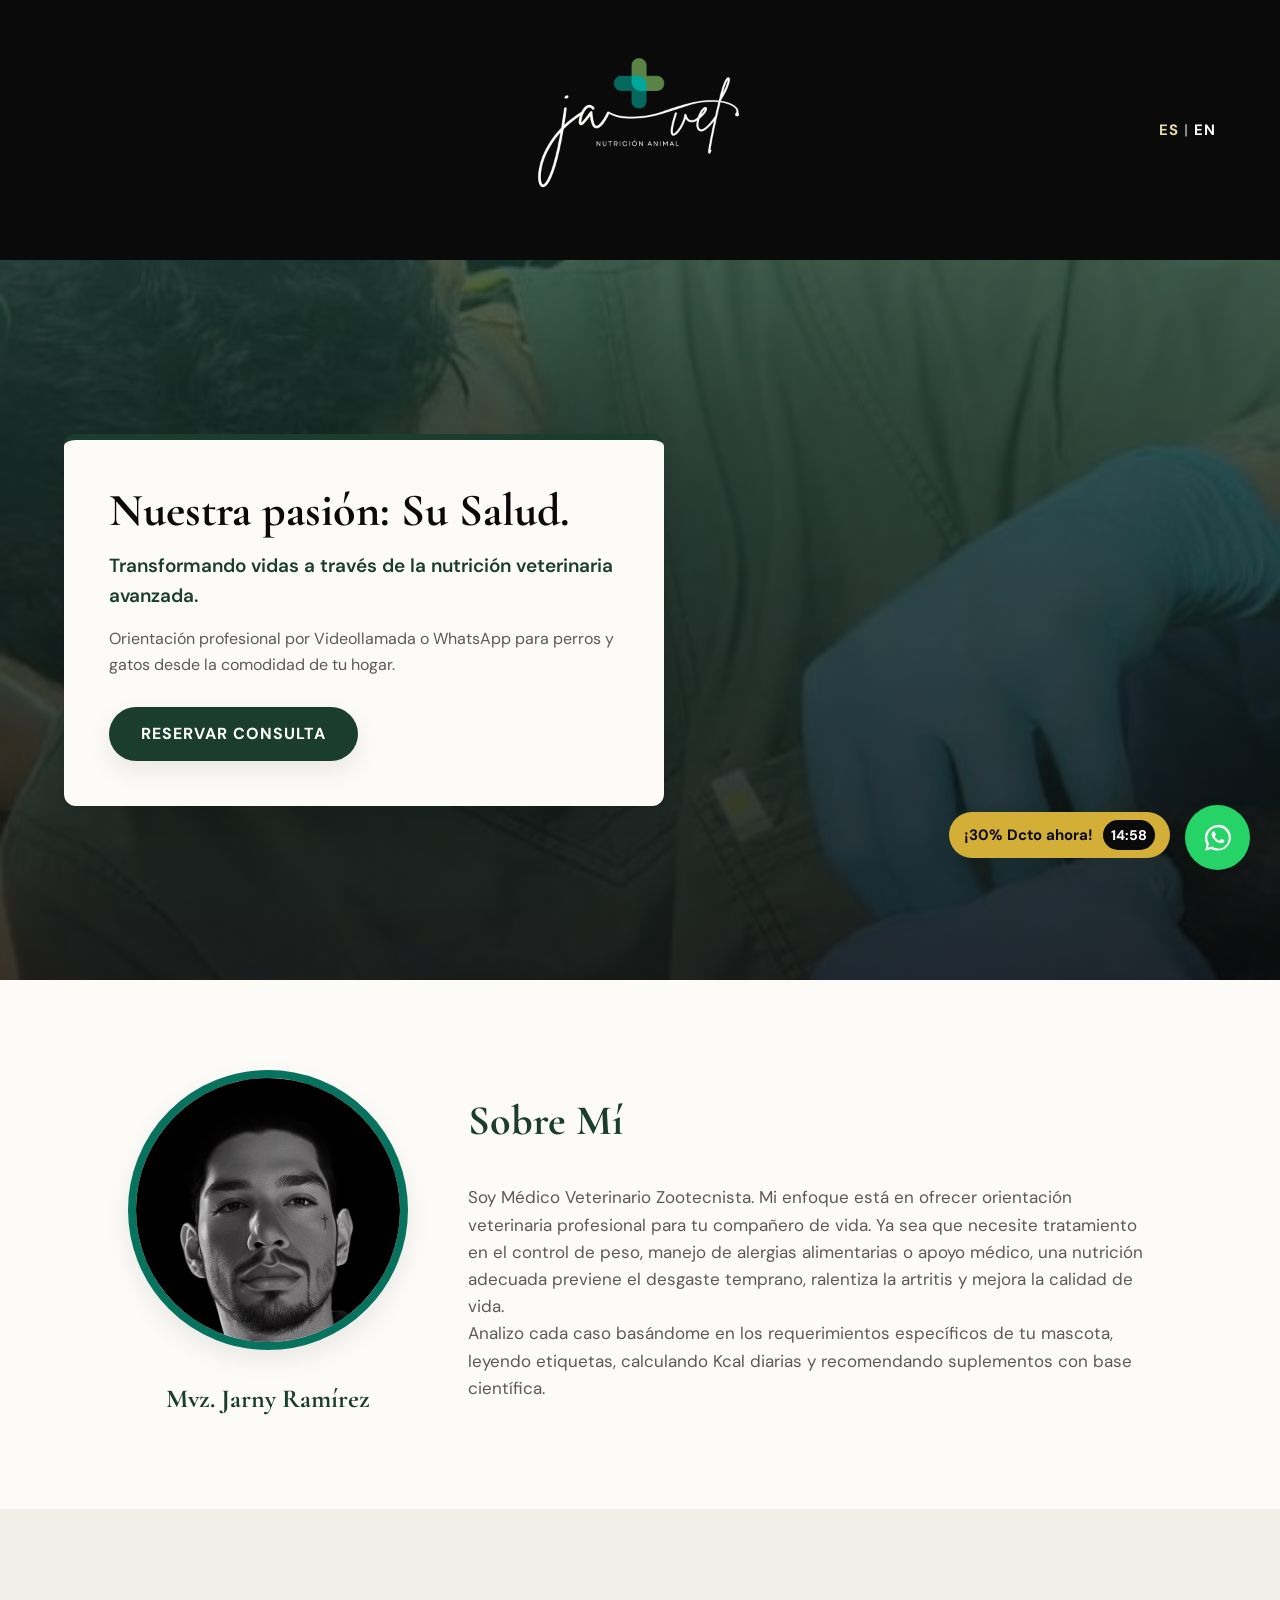
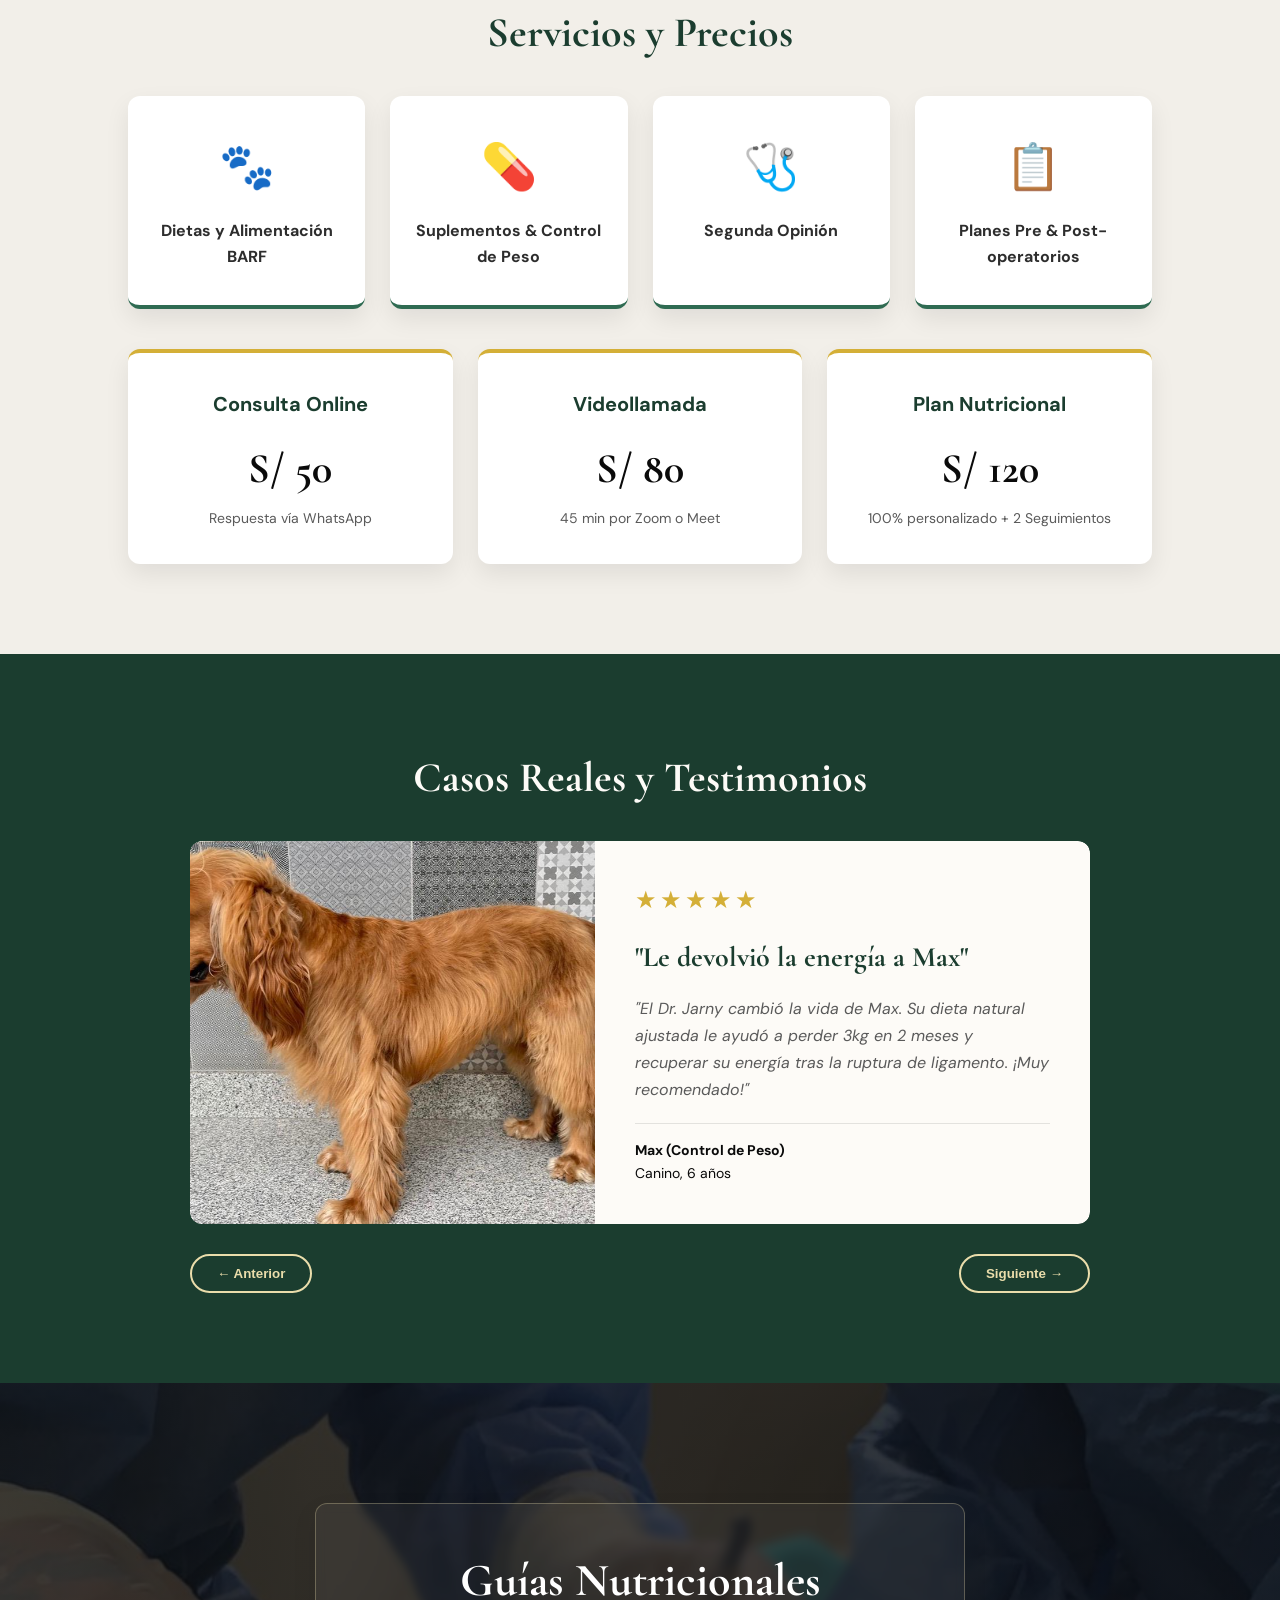
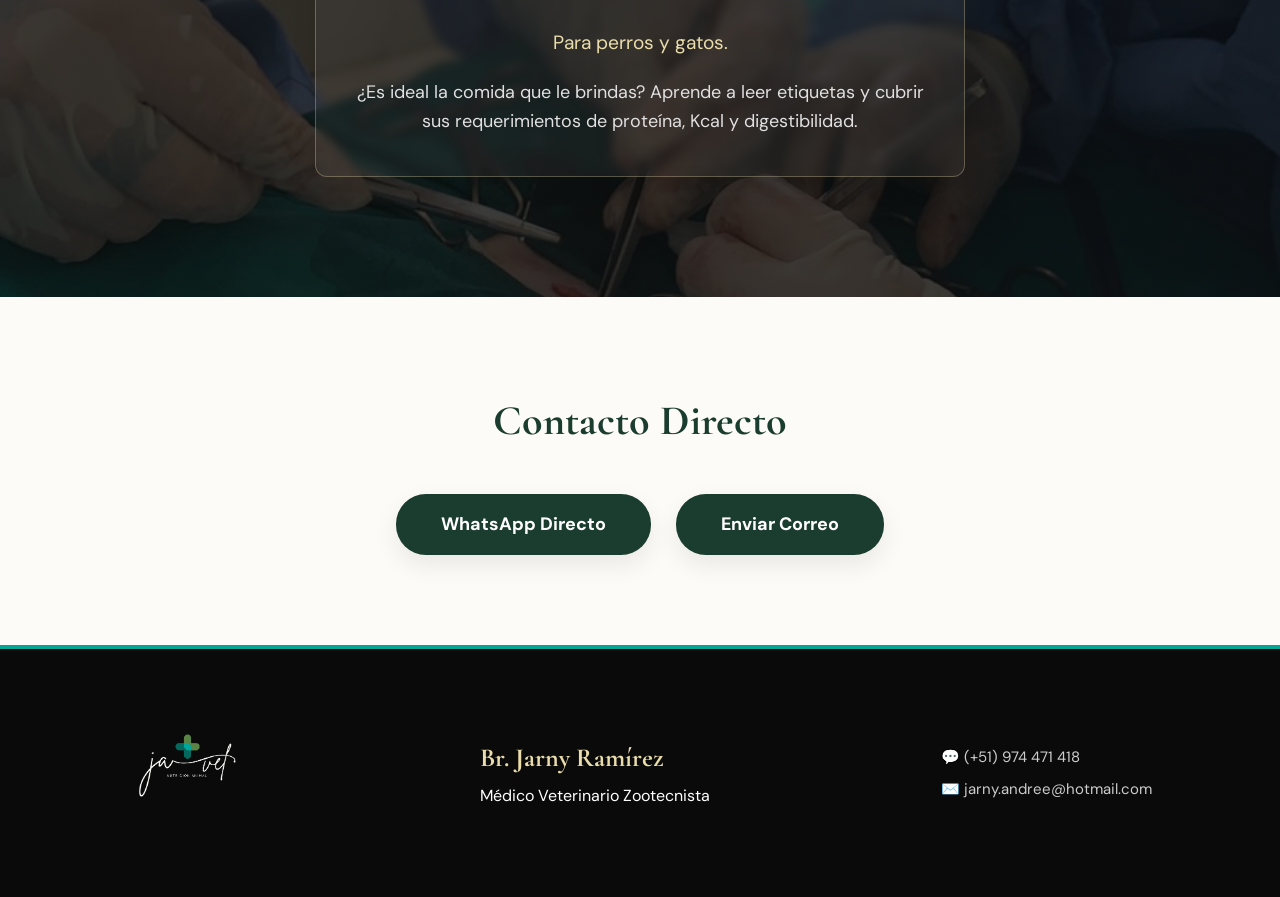
<file: index.html>
<!DOCTYPE html>
<html lang="es">
<head>
  <meta charset="UTF-8">
  <meta name="viewport" content="width=device-width, initial-scale=1.0">
  <title>JarVet — Nutrición Veterinaria Avanzada | Mvz. Jarny Ramírez</title>
  <link href="https://fonts.googleapis.com/css2?family=Cormorant+Garamond:ital,wght@0,400;0,600;1,400&family=DM+Sans:wght@300;400;500;700&display=swap" rel="stylesheet">
  <link rel="stylesheet" href="styles.css">
</head>
<body>

  <!-- NAVEGACIÓN (Logo centrado y switch de idiomas) -->
  <nav class="navbar">
    <img src="logo.png" alt="JarVet Logo" class="brand-logo">
    <div class="lang-switch">
      <span class="active">ES</span> | <a href="index-en.html">EN</a>
    </div>
  </nav>

  <header class="hero-section">
    <div class="hero-card shadow-effect">
      <h1 class="hero-title">Nuestra pasión: Su Salud.</h1>
      <h2 class="hero-subtitle">Transformando vidas a través de la nutrición veterinaria avanzada.</h2>
      <p class="hero-text">Orientación profesional por Videollamada o WhatsApp para perros y gatos desde la comodidad de tu hogar.</p>
      <a href="https://wa.me/51974471418?text=Hola%20Dr.%20Jarny%2C%20visit%C3%A9%20tu%20p%C3%A1gina%20web%20y%20quiero%20informaci%C3%B3n%20para%20agendar%20una%20consulta%20veterinaria.%20%F0%9F%90%BE" class="btn-green shadow-effect" target="_blank">RESERVAR CONSULTA</a>
    </div>
  </header>

  <section id="sobre-mi" class="about-section">
    <div class="about-image-container">
      <img src="foto mi perfil.jpg" alt="Mvz. Jarny Ramírez" class="about-img shadow-effect">
      <h3 class="about-name">Mvz. Jarny Ramírez</h3>
    </div>
    <div class="about-text">
      <h2 class="section-title">Sobre Mí</h2>
      <p>Soy Médico Veterinario Zootecnista. Mi enfoque está en ofrecer orientación veterinaria profesional para tu compañero de vida. Ya sea que necesite tratamiento en el control de peso, manejo de alergias alimentarias o apoyo médico, una nutrición adecuada previene el desgaste temprano, ralentiza la artritis y mejora la calidad de vida.</p>
      <p>Analizo cada caso basándome en los requerimientos específicos de tu mascota, leyendo etiquetas, calculando Kcal diarias y recomendando suplementos con base científica.</p>
    </div>
  </section>

  <section id="servicios" class="services-section">
    <h2 class="section-title text-center">Servicios y Precios</h2>
    
    <div class="services-grid">
      <div class="service-card shadow-effect">
        <span class="service-icon">🐾</span>
        <h4>Dietas y Alimentación BARF</h4>
      </div>
      <div class="service-card shadow-effect">
        <span class="service-icon">💊</span>
        <h4>Suplementos & Control de Peso</h4>
      </div>
      <div class="service-card shadow-effect">
        <span class="service-icon">🩺</span>
        <h4>Segunda Opinión</h4>
      </div>
      <div class="service-card shadow-effect">
        <span class="service-icon">📋</span>
        <h4>Planes Pre & Post-operatorios</h4>
      </div>
    </div>

    <div class="pricing-grid mt-4">
      <div class="pricing-card shadow-effect">
        <h4>Consulta Online</h4>
        <p class="price">S/ 50</p>
        <p class="price-desc">Respuesta vía WhatsApp</p>
      </div>
      <div class="pricing-card shadow-effect">
        <h4>Videollamada</h4>
        <p class="price">S/ 80</p>
        <p class="price-desc">45 min por Zoom o Meet</p>
      </div>
      <div class="pricing-card shadow-effect">
        <h4>Plan Nutricional</h4>
        <p class="price">S/ 120</p>
        <p class="price-desc">100% personalizado + 2 Seguimientos</p>
      </div>
    </div>
  </section>

  <section id="casos" class="cases-section">
    <h2 class="section-title text-center" style="color: var(--crema);">Casos Reales y Testimonios</h2>
    
    <div class="carousel-container">
      <div class="carousel-slides">
        
        <div class="case-card active shadow-effect">
          <div class="case-image-wrapper">
            <img src="foto-perro-1.jpg" alt="Caso Max" class="case-img">
          </div>
          <div class="case-info">
            <div class="stars">★★★★★</div>
            <h3>"Le devolvió la energía a Max"</h3>
            <p class="testimonial-text">"El Dr. Jarny cambió la vida de Max. Su dieta natural ajustada le ayudó a perder 3kg en 2 meses y recuperar su energía tras la ruptura de ligamento. ¡Muy recomendado!"</p>
            <p class="case-details"><strong>Max (Control de Peso)</strong><br>Canino, 6 años</p>
          </div>
        </div>

        <div class="case-card shadow-effect">
          <div class="case-image-wrapper">
            <img src="foto-gato-1.jpg" alt="Caso Luna" class="case-img">
          </div>
          <div class="case-info">
            <div class="stars">★★★★★</div>
            <h3>"Adiós a la alergia"</h3>
            <p class="testimonial-text">"Luna sufría de dermatitis crónica y se rascaba todo el día. Con la transición a la dieta hipoalergénica natural guiada por el doctor, su piel sanó por completo."</p>
            <p class="case-details"><strong>Luna (Alergia Alimentaria)</strong><br>Felino, 3 años</p>
          </div>
        </div>

      </div>
      
      <div class="carousel-controls">
        <button id="prev-case" class="btn-outline">← Anterior</button>
        <button id="next-case" class="btn-outline">Siguiente →</button>
      </div>
    </div>
  </section>

  <section id="guias" class="guides-section">
    <div class="guides-card shadow-effect">
      <h2>Guías Nutricionales</h2>
      <p style="font-size: 1.2rem; color: var(--dorado-claro);">Para perros y gatos.</p>
      <p class="guides-sub">¿Es ideal la comida que le brindas? Aprende a leer etiquetas y cubrir sus requerimientos de proteína, Kcal y digestibilidad.</p>
    </div>
  </section>

  <section id="contacto" class="contact-section">
    <h2 class="section-title text-center">Contacto Directo</h2>
    <div class="contact-buttons">
      <a href="https://wa.me/51974471418?text=Hola%20Dr.%20Jarny%2C%20visit%C3%A9%20tu%20p%C3%A1gina%20web%20y%20quiero%20informaci%C3%B3n%20para%20agendar%20una%20consulta%20veterinaria.%20%F0%9F%90%BE" class="btn-green-large shadow-effect" target="_blank">WhatsApp Directo</a>
      <a href="mailto:jarny.andree@hotmail.com" class="btn-green-large shadow-effect">Enviar Correo</a>
    </div>
  </section>

  <footer class="footer-section">
    <div class="footer-logo">
      <img src="logo.png" alt="JarVet" class="footer-logo-img">
    </div>
    <div class="footer-info">
      <h4>Br. Jarny Ramírez</h4>
      <p>Médico Veterinario Zootecnista</p>
    </div>
    <div class="footer-contact">
      <p>💬 (+51) 974 471 418</p>
      <p>✉️ jarny.andree@hotmail.com</p>
    </div>
  </footer>

  <!-- PROMOCIÓN CON CONTADOR -->
  <div class="promo-float shadow-effect" onclick="window.open('https://wa.me/51974471418?text=Hola%20Dr.%20Jarny%2C%20vengo%20por%20la%20promoci%C3%B3n%20del%2030%25%20de%20descuento%20para%20la%20consulta%20de%20mi%20mascota.%20%F0%9F%90%BE', '_blank')">
    <span class="promo-text">¡30% Dcto ahora!</span>
    <span class="promo-timer" id="timer">15:00</span>
  </div>

  <!-- WHATSAPP FLOTANTE -->
  <a href="https://wa.me/51974471418?text=Hola%20Dr.%20Jarny%2C%20visit%C3%A9%20tu%20p%C3%A1gina%20web%20y%20quiero%20informaci%C3%B3n%20para%20agendar%20una%20consulta%20veterinaria.%20%F0%9F%90%BE" class="whatsapp-float shadow-effect" target="_blank">
    <svg viewBox="0 0 32 32" width="30" height="30" fill="white"><path d="M16 2.006C8.28 2.006 2 8.286 2 16.006c0 2.46.64 4.86 1.86 6.96L2.3 29.506l6.74-1.76c2.04 1.1 4.34 1.68 6.7 1.68 7.72 0 14-6.28 14-14s-6.28-14-13.74-13.42zM16 26.886c-2.08 0-4.12-.56-5.92-1.62l-.42-.24-4.4 1.14 1.16-4.28-.26-.42A11.376 11.376 0 014.54 16.006c0-6.32 5.14-11.46 11.46-11.46s11.46 5.14 11.46 11.46-5.14 11.46-11.46 11.46zm6.26-8.58c-.34-.18-2.02-1-2.34-1.12-.32-.12-.56-.18-.78.16-.22.34-.88 1.12-1.08 1.34-.2.22-.4.24-.74.06-.34-.18-1.44-.54-2.74-1.7-1.02-.9-1.7-2.02-1.9-2.36-.2-.34-.02-.52.14-.7.16-.16.34-.4.52-.6.18-.2.24-.34.36-.56.12-.22.06-.42-.02-.6-.08-.18-.78-1.88-1.08-2.58-.28-.68-.58-.58-.78-.6-.2-.02-.42-.02-.64-.02-.22 0-.58.08-.88.42-.3.34-1.16 1.14-1.16 2.78 0 1.64 1.18 3.22 1.34 3.44.16.22 2.34 3.58 5.68 5.02.8.34 1.42.54 1.9.7.8.26 1.52.22 2.1.14.64-.1 2.02-.82 2.3-1.62.28-.8.28-1.48.2-1.62-.1-.14-.32-.22-.66-.4z"/></svg>
  </a>

  <script src="script.js"></script>
</body>
</html>
</file>
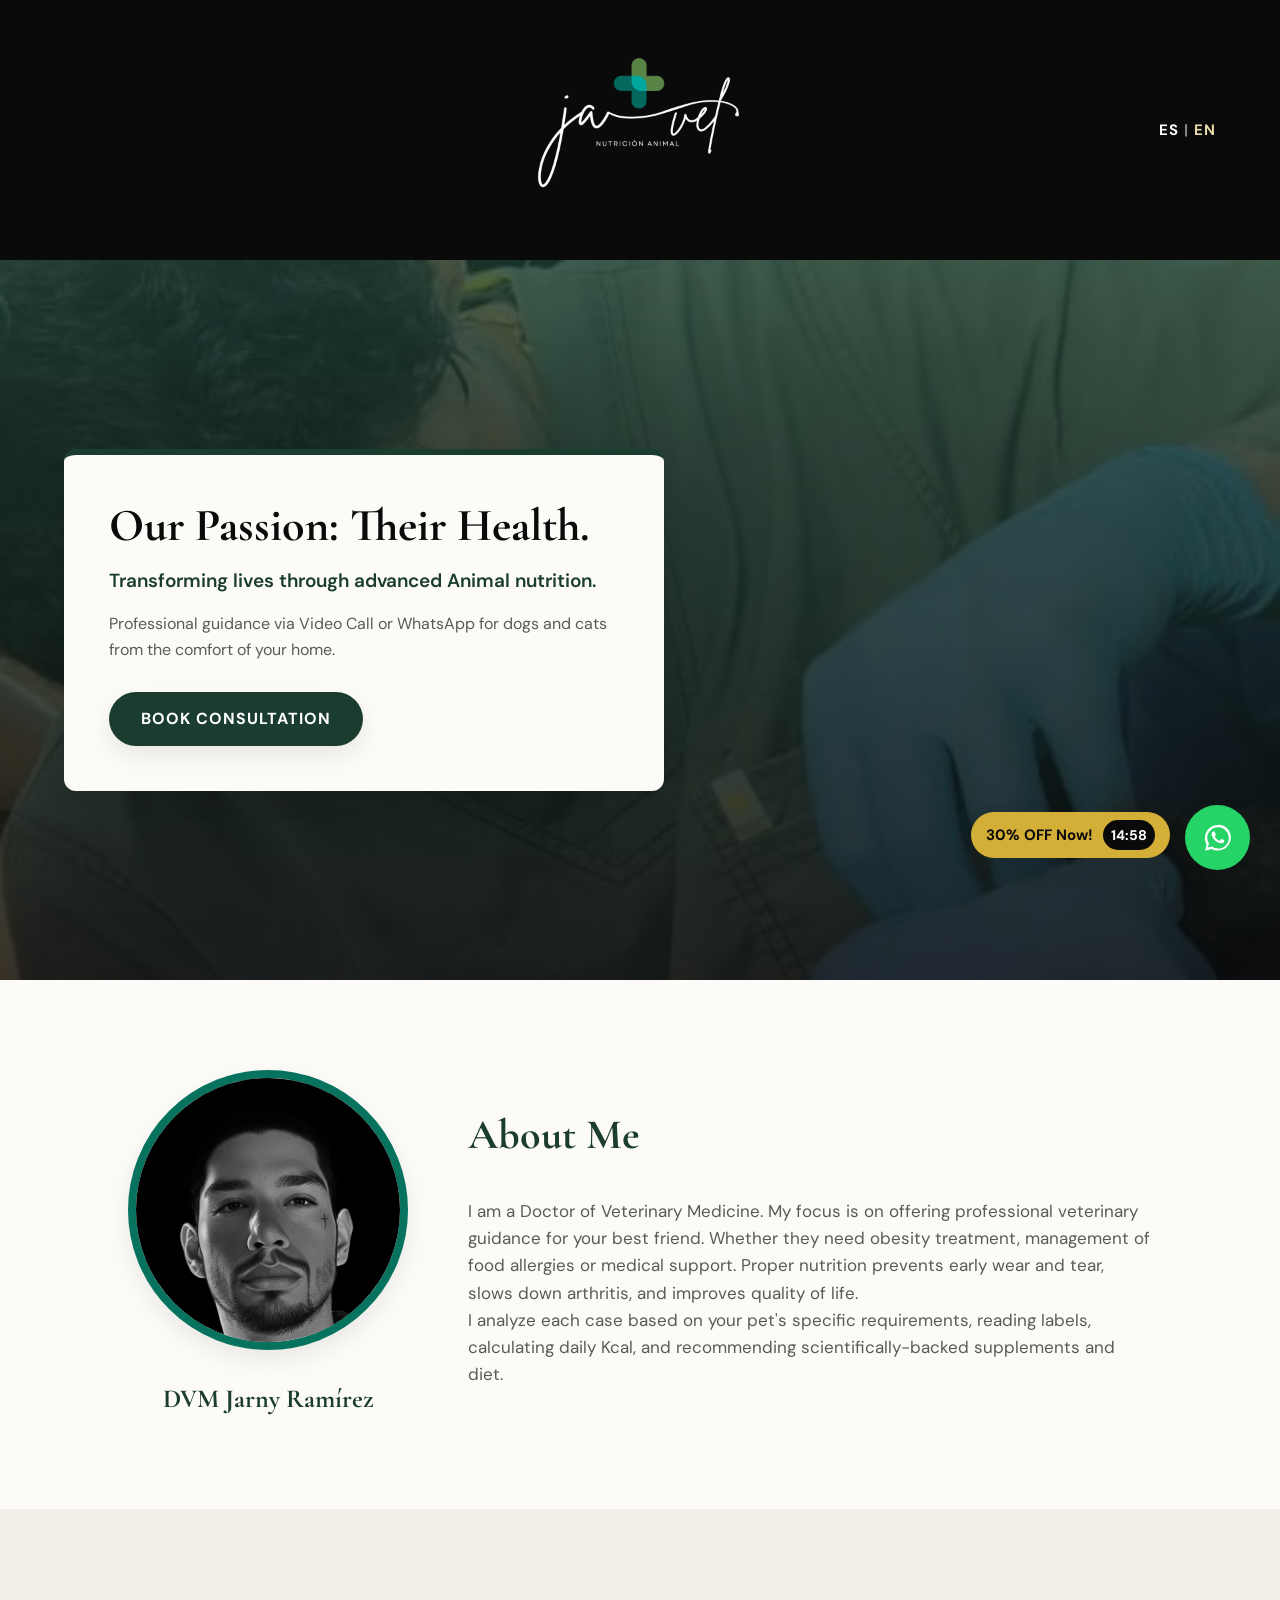
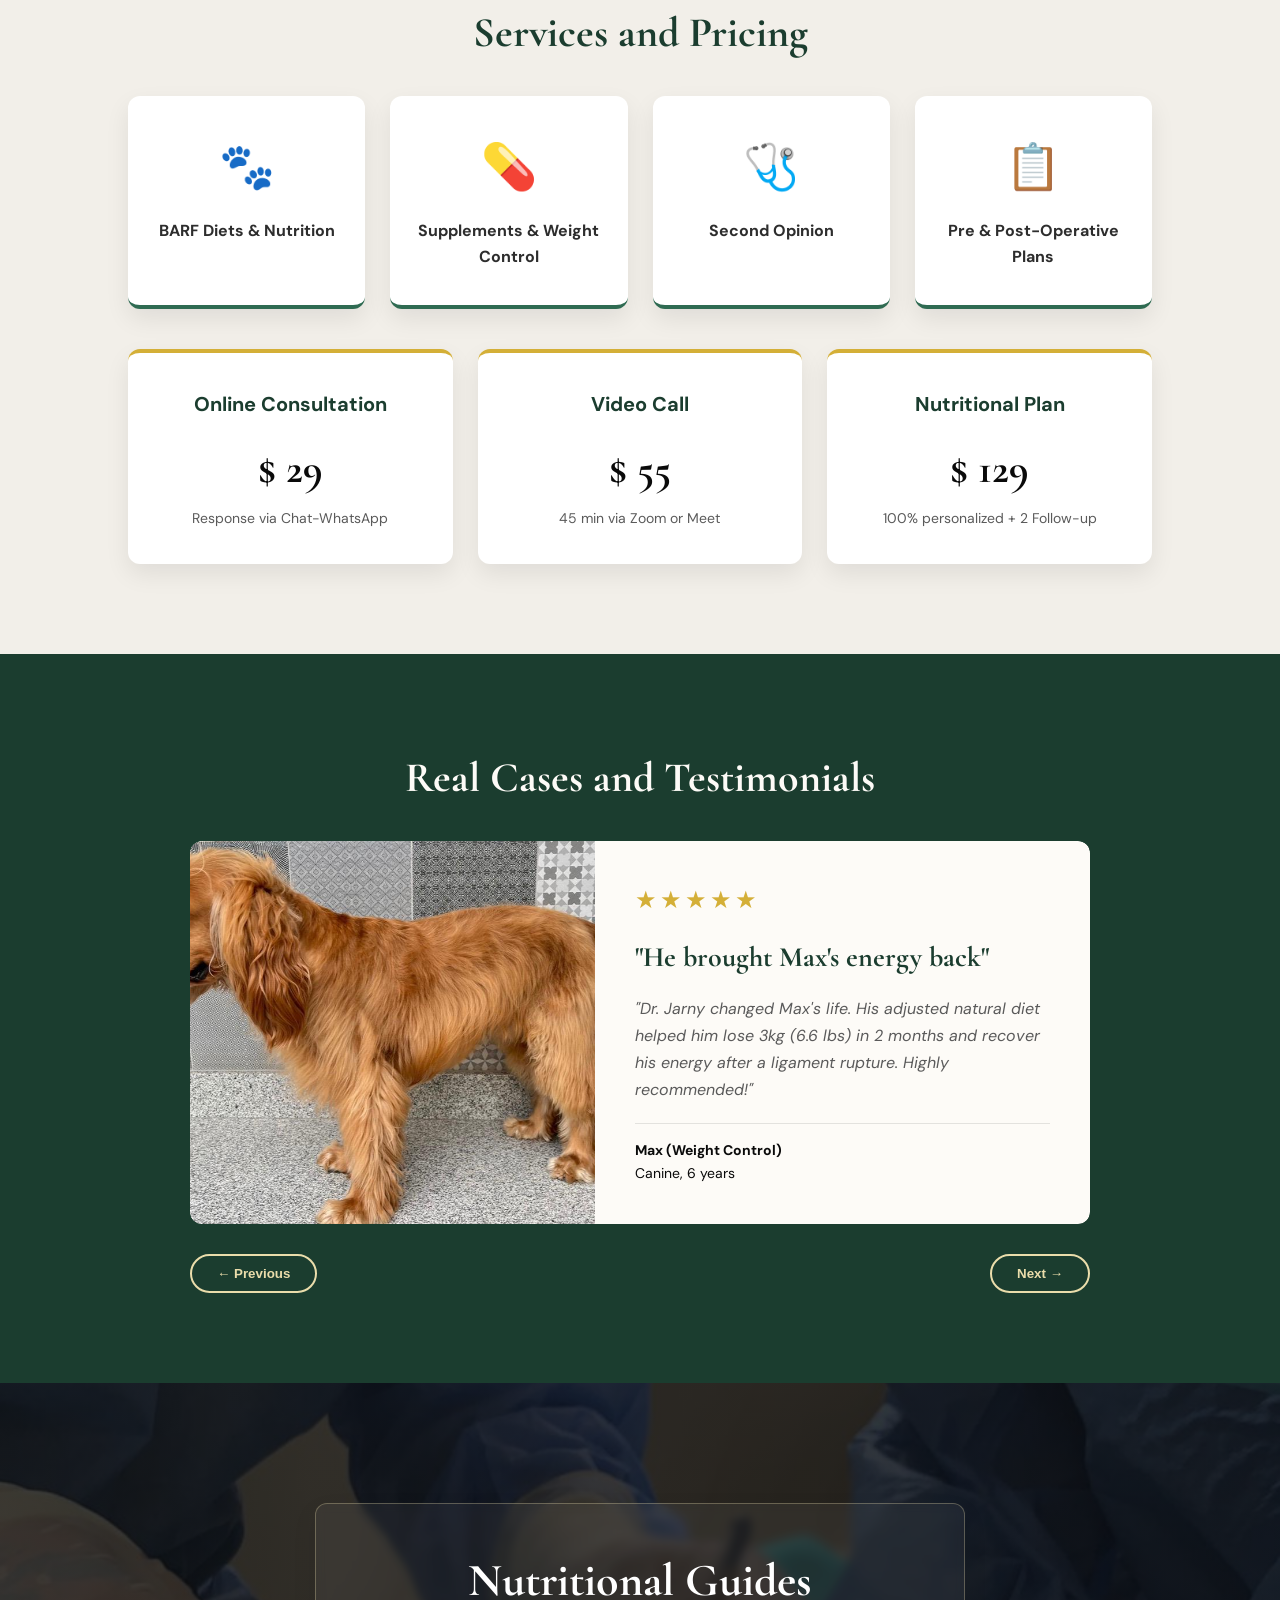
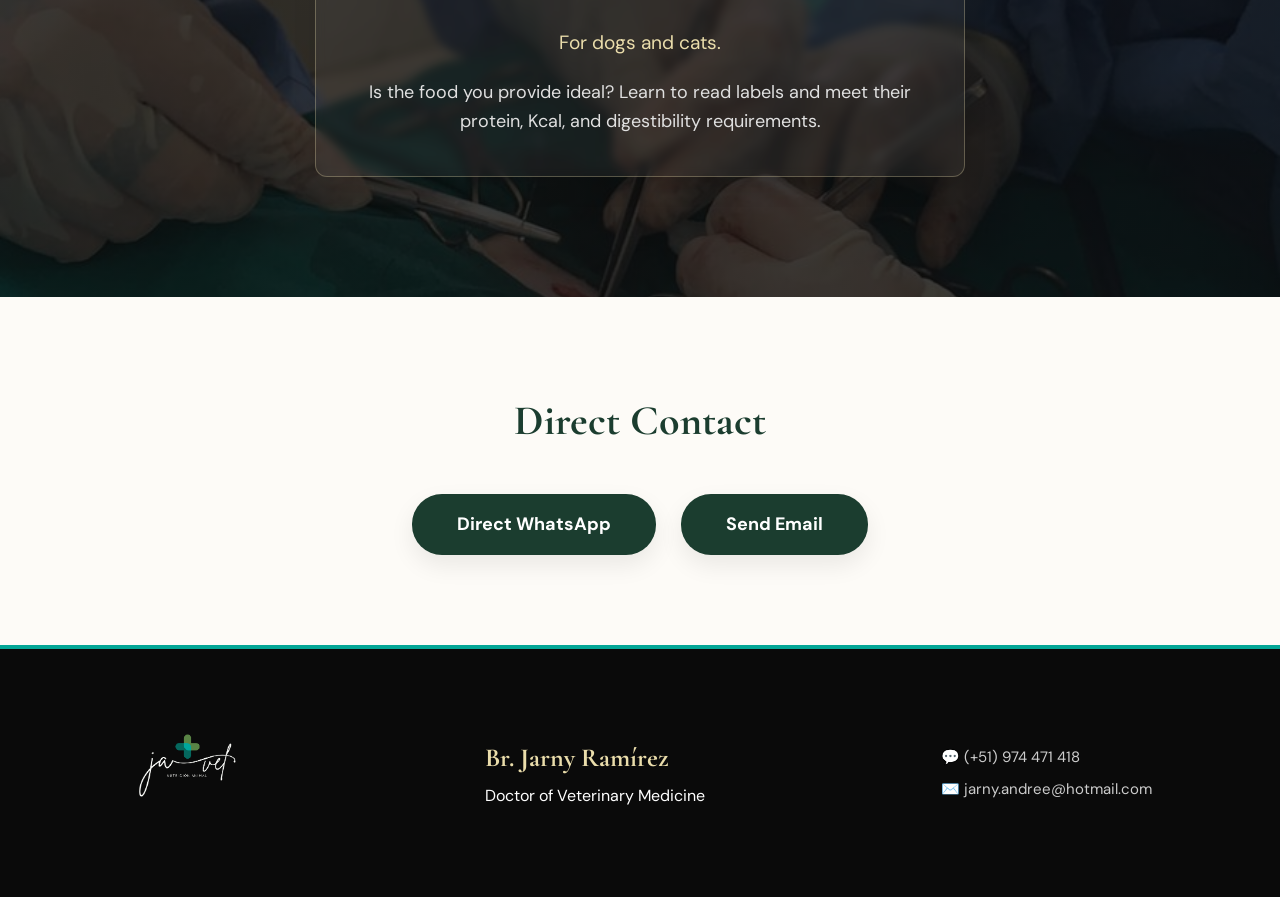
<file: index-en.html>
<!DOCTYPE html>
<html lang="en">
<head>
  <meta charset="UTF-8">
  <meta name="viewport" content="width=device-width, initial-scale=1.0">
  <title>JarVet — Advanced Animal Nutrition | DVM Jarny Ramírez</title>
  <link href="https://fonts.googleapis.com/css2?family=Cormorant+Garamond:ital,wght@0,400;0,600;1,400&family=DM+Sans:wght@300;400;500;700&display=swap" rel="stylesheet">
  <link rel="stylesheet" href="styles.css">
</head>
<body>

  <!-- NAVEGACIÓN EN INGLÉS -->
  <nav class="navbar">
    <img src="logo.png" alt="JarVet Logo" class="brand-logo">
    <div class="lang-switch">
      <a href="index.html">ES</a> | <span class="active">EN</span>
    </div>
  </nav>

  <header class="hero-section">
    <div class="hero-card shadow-effect">
      <h1 class="hero-title">Our Passion: Their Health.</h1>
      <h2 class="hero-subtitle">Transforming lives through advanced Animal nutrition.</h2>
      <p class="hero-text">Professional guidance via Video Call or WhatsApp for dogs and cats from the comfort of your home.</p>
      <a href="https://wa.me/51974471418?text=Hello%20Dr.%20Jarny%2C%20I%20visited%20your%20website%20and%20I%20would%20like%20information%20to%20schedule%20a%20veterinary%20consultation.%20%F0%9F%90%BE" class="btn-green shadow-effect" target="_blank">BOOK CONSULTATION</a>
    </div>
  </header>

  <section id="sobre-mi" class="about-section">
    <div class="about-image-container">
      <img src="foto mi perfil.jpg" alt="DVM Jarny Ramírez" class="about-img shadow-effect">
      <h3 class="about-name">DVM Jarny Ramírez</h3>
    </div>
    <div class="about-text">
      <h2 class="section-title">About Me</h2>
      <p>I am a Doctor of Veterinary Medicine. My focus is on offering professional veterinary guidance for your best friend. Whether they need obesity treatment, management of food allergies or medical support. Proper nutrition prevents early wear and tear, slows down arthritis, and improves quality of life.</p>
      <p>I analyze each case based on your pet's specific requirements, reading labels, calculating daily Kcal, and recommending scientifically-backed supplements and diet.</p>
    </div>
  </section>

  <section id="servicios" class="services-section">
    <h2 class="section-title text-center">Services and Pricing</h2>
    
    <div class="services-grid">
      <div class="service-card shadow-effect">
        <span class="service-icon">🐾</span>
        <h4>BARF Diets & Nutrition</h4>
      </div>
      <div class="service-card shadow-effect">
        <span class="service-icon">💊</span>
        <h4>Supplements & Weight Control</h4>
      </div>
      <div class="service-card shadow-effect">
        <span class="service-icon">🩺</span>
        <h4>Second Opinion</h4>
      </div>
      <div class="service-card shadow-effect">
        <span class="service-icon">📋</span>
        <h4>Pre & Post-Operative Plans</h4>
      </div>
    </div>

    <div class="pricing-grid mt-4">
      <div class="pricing-card shadow-effect">
        <h4>Online Consultation</h4>
        <p class="price">$ 29</p>
        <p class="price-desc">Response via Chat-WhatsApp</p>
      </div>
      <div class="pricing-card shadow-effect">
        <h4>Video Call</h4>
        <p class="price">$ 55</p>
        <p class="price-desc">45 min via Zoom or Meet</p>
      </div>
      <div class="pricing-card shadow-effect">
        <h4>Nutritional Plan</h4>
        <p class="price">$ 129</p>
        <p class="price-desc">100% personalized + 2 Follow-up</p>
      </div>
    </div>
  </section>

  <section id="casos" class="cases-section">
    <h2 class="section-title text-center" style="color: var(--crema);">Real Cases and Testimonials</h2>
    
    <div class="carousel-container">
      <div class="carousel-slides">
        
        <div class="case-card active shadow-effect">
          <div class="case-image-wrapper">
            <img src="foto-perro-1.jpg" alt="Max Case" class="case-img">
          </div>
          <div class="case-info">
            <div class="stars">★★★★★</div>
            <h3>"He brought Max's energy back"</h3>
            <p class="testimonial-text">"Dr. Jarny changed Max's life. His adjusted natural diet helped him lose 3kg (6.6 lbs) in 2 months and recover his energy after a ligament rupture. Highly recommended!"</p>
            <p class="case-details"><strong>Max (Weight Control)</strong><br>Canine, 6 years</p>
          </div>
        </div>

        <div class="case-card shadow-effect">
          <div class="case-image-wrapper">
            <img src="foto-gato-1.jpg" alt="Luna Case" class="case-img">
          </div>
          <div class="case-info">
            <div class="stars">★★★★★</div>
            <h3>"Goodbye to allergies"</h3>
            <p class="testimonial-text">"Luna suffered from chronic dermatitis and scratched all day. With the transition to a natural hypoallergenic diet guided by the doctor, her skin healed completely."</p>
            <p class="case-details"><strong>Luna (Food Allergy)</strong><br>Feline, 3 years</p>
          </div>
        </div>

      </div>
      
      <div class="carousel-controls">
        <button id="prev-case" class="btn-outline">← Previous</button>
        <button id="next-case" class="btn-outline">Next →</button>
      </div>
    </div>
  </section>

  <section id="guias" class="guides-section">
    <div class="guides-card shadow-effect">
      <h2>Nutritional Guides</h2>
      <p style="font-size: 1.2rem; color: var(--dorado-claro);">For dogs and cats.</p>
      <p class="guides-sub">Is the food you provide ideal? Learn to read labels and meet their protein, Kcal, and digestibility requirements.</p>
    </div>
  </section>

  <section id="contacto" class="contact-section">
    <h2 class="section-title text-center">Direct Contact</h2>
    <div class="contact-buttons">
      <a href="https://wa.me/51974471418?text=Hello%20Dr.%20Jarny%2C%20I%20visited%20your%20website%20and%20I%20would%20like%20information%20to%20schedule%20a%20veterinary%20consultation.%20%F0%9F%90%BE" class="btn-green-large shadow-effect" target="_blank">Direct WhatsApp</a>
      <a href="mailto:jarny.andree@hotmail.com" class="btn-green-large shadow-effect">Send Email</a>
    </div>
  </section>

  <footer class="footer-section">
    <div class="footer-logo">
      <img src="logo.png" alt="JarVet" class="footer-logo-img">
    </div>
    <div class="footer-info">
      <h4>Br. Jarny Ramírez</h4>
      <p>Doctor of Veterinary Medicine</p>
    </div>
    <div class="footer-contact">
      <p>💬 (+51) 974 471 418</p>
      <p>✉️ jarny.andree@hotmail.com</p>
    </div>
  </footer>

  <!-- PROMOCIÓN CON CONTADOR (Inglés) -->
  <div class="promo-float shadow-effect" onclick="window.open('https://wa.me/51974471418?text=Hello%20Dr.%20Jarny%2C%20I%20am%20messaging%20you%20for%20the%2030%25%20discount%20promotion%20for%20my%20pet%27s%20consultation.%20%F0%9F%90%BE', '_blank')">
    <span class="promo-text">30% OFF Now!</span>
    <span class="promo-timer" id="timer">15:00</span>
  </div>

  <!-- WHATSAPP FLOTANTE -->
  <a href="https://wa.me/51974471418?text=Hello%20Dr.%20Jarny%2C%20I%20visited%20your%20website%20and%20I%20would%20like%20information%20to%20schedule%20a%20veterinary%20consultation.%20%F0%9F%90%BE" class="whatsapp-float shadow-effect" target="_blank">
    <svg viewBox="0 0 32 32" width="30" height="30" fill="white"><path d="M16 2.006C8.28 2.006 2 8.286 2 16.006c0 2.46.64 4.86 1.86 6.96L2.3 29.506l6.74-1.76c2.04 1.1 4.34 1.68 6.7 1.68 7.72 0 14-6.28 14-14s-6.28-14-13.74-13.42zM16 26.886c-2.08 0-4.12-.56-5.92-1.62l-.42-.24-4.4 1.14 1.16-4.28-.26-.42A11.376 11.376 0 014.54 16.006c0-6.32 5.14-11.46 11.46-11.46s11.46 5.14 11.46 11.46-5.14 11.46-11.46 11.46zm6.26-8.58c-.34-.18-2.02-1-2.34-1.12-.32-.12-.56-.18-.78.16-.22.34-.88 1.12-1.08 1.34-.2.22-.4.24-.74.06-.34-.18-1.44-.54-2.74-1.7-1.02-.9-1.7-2.02-1.9-2.36-.2-.34-.02-.52.14-.7.16-.16.34-.4.52-.6.18-.2.24-.34.36-.56.12-.22.06-.42-.02-.6-.08-.18-.78-1.88-1.08-2.58-.28-.68-.58-.58-.78-.6-.2-.02-.42-.02-.64-.02-.22 0-.58.08-.88.42-.3.34-1.16 1.14-1.16 2.78 0 1.64 1.18 3.22 1.34 3.44.16.22 2.34 3.58 5.68 5.02.8.34 1.42.54 1.9.7.8.26 1.52.22 2.1.14.64-.1 2.02-.82 2.3-1.62.28-.8.28-1.48.2-1.62-.1-.14-.32-.22-.66-.4z"/></svg>
  </a>

  <script src="script.js"></script>
</body>
</html>
</file>
<file: styles.css>
/* ── RESET & VARIABLES ── */
*, *::before, *::after { box-sizing: border-box; margin: 0; padding: 0; }

:root {
  --negro:        #0a0a0a;
  --verde-oscuro: #1b3d2f; 
  --verde-claro:  #2f6b52; 
  --crema:        #fdfbf7; 
  --crema-oscuro: #f2efe9; 
  --dorado:       #d4af37;
  --dorado-claro: #eaddab; 
  --blanco:       #ffffff;
  --texto:        #2d2d2d;
  --texto-suave:  #5a5a5a;
}

body { font-family: 'DM Sans', sans-serif; background: var(--crema); color: var(--texto); line-height: 1.6; }
.text-center { text-align: center; }
.section-title { font-family: 'Cormorant Garamond', serif; font-size: 42px; margin-bottom: 30px; color: var(--verde-oscuro); }
.mt-4 { margin-top: 40px; }

/* ── EFECTOS GLOBALES ── */
.shadow-effect { box-shadow: 0 10px 25px rgba(0,0,0,0.08); transition: transform 0.3s ease, box-shadow 0.3s ease; }
button.shadow-effect:hover, a.shadow-effect:hover, .service-card.shadow-effect:hover { transform: translateY(-3px); box-shadow: 0 15px 35px rgba(0,0,0,0.12); }

/* ── NAVEGACIÓN Y LOGO ── */
.navbar { 
  display: flex; 
  justify-content: center; 
  align-items: center; 
  padding: 5px 5%; 
  background: var(--negro);
}

/* FIX DEFINITIVO DEL LOGO: Forzamos su ancho para que crezca sí o sí */
.brand-logo { 
  width: 100%; 
  max-width: 250px; /* Tamaño generoso en PC */
  height: auto; 
  object-fit: contain;
}

/* ── SELECTOR DE IDIOMA ── */
.lang-switch { position: absolute; right: 5%; color: #888; font-weight: 700; font-size: 15px; letter-spacing: 1px; }
.lang-switch a { color: var(--blanco); text-decoration: none; transition: color 0.3s ease; }
.lang-switch a:hover { color: var(--dorado-claro); }
.lang-switch .active { color: var(--dorado-claro); pointer-events: none; }

/* ── HERO SECTION ── */
.hero-section { background: linear-gradient(rgba(27,61,47,0.7), rgba(10,10,10,0.8)), url('fotoportada.jpg') center/cover no-repeat; padding: 100px 5%; display: flex; align-items: center; min-height: 80vh; }
.hero-card { background: var(--crema); padding: 45px; border-radius: 12px; max-width: 600px; border-top: 6px solid var(--verde-oscuro); }
.hero-title { font-family: 'Cormorant Garamond', serif; font-size: 46px; line-height: 1.1; margin-bottom: 15px; color: var(--negro); }
.hero-subtitle { font-size: 19px; font-weight: 600; color: var(--verde-oscuro); margin-bottom: 15px; }
.hero-text { color: var(--texto-suave); margin-bottom: 30px; font-size: 16px; }
.btn-green { display: inline-block; background: var(--verde-oscuro); color: var(--blanco); padding: 14px 32px; border-radius: 30px; text-decoration: none; font-weight: 700; letter-spacing: 1px; }

/* ── SOBRE MÍ ── */
.about-section { display: flex; align-items: center; gap: 60px; padding: 90px 10%; background: var(--crema); }
.about-image-container { text-align: center; }
.about-img { width: 280px; height: 280px; object-fit: cover; border-radius: 50%; border: 8px solid #07735F; } 
.about-name { margin-top: 20px; font-family: 'Cormorant Garamond', serif; font-size: 26px; color: var(--verde-oscuro); font-weight: bold; }
.about-text { flex: 1; font-size: 17px; color: var(--texto-suave); }

/* ── SERVICIOS Y PRECIOS ── */
.services-section { padding: 90px 10%; background: var(--crema-oscuro); }
.services-grid { display: grid; grid-template-columns: repeat(auto-fit, minmax(220px, 1fr)); gap: 25px; }
.service-card { background: var(--blanco); padding: 35px 25px; border-radius: 12px; text-align: center; border-bottom: 4px solid var(--verde-claro); }
.service-icon { font-size: 45px; display: block; margin-bottom: 15px; }

.pricing-grid { display: grid; grid-template-columns: repeat(auto-fit, minmax(280px, 1fr)); gap: 25px; }
.pricing-card { background: var(--blanco); padding: 35px; border-radius: 12px; text-align: center; border-top: 4px solid var(--dorado); }
.pricing-card h4 { color: var(--verde-oscuro); font-size: 20px; margin-bottom: 15px; font-weight: 700; }
.price { font-family: 'Cormorant Garamond', serif; font-size: 42px; font-weight: bold; color: var(--negro); margin-bottom: 5px; }
.price-desc { font-size: 14px; color: var(--texto-suave); }

/* ── CASOS REALES ── */
.cases-section { padding: 90px 10%; background: var(--verde-oscuro); }
.carousel-container { max-width: 900px; margin: 0 auto; }
.carousel-slides { position: relative; border-radius: 12px; overflow: hidden; min-height: 380px; }
.case-card { display: none; background: var(--crema); border-radius: 12px; overflow: hidden; opacity: 0; transition: opacity 0.4s ease; min-height: 380px; align-items: stretch; }
.case-card.active { display: flex; opacity: 1; }
.case-image-wrapper { width: 45%; }
.case-img { width: 100%; height: 100%; object-fit: cover; }
.case-info { width: 55%; padding: 40px; display: flex; flex-direction: column; justify-content: center; }
.stars { color: var(--dorado); font-size: 24px; letter-spacing: 3px; margin-bottom: 15px; }
.case-info h3 { font-family: 'Cormorant Garamond', serif; font-size: 28px; color: var(--verde-oscuro); margin-bottom: 15px; }
.testimonial-text { font-size: 16px; font-style: italic; color: var(--texto-suave); margin-bottom: 20px; line-height: 1.7; }
.case-details { font-size: 14px; color: var(--negro); border-top: 1px solid rgba(0,0,0,0.1); padding-top: 15px; }
.carousel-controls { display: flex; justify-content: space-between; margin-top: 30px; }
.btn-outline { background: transparent; border: 2px solid var(--dorado-claro); color: var(--dorado-claro); padding: 10px 25px; border-radius: 30px; cursor: pointer; transition: 0.3s; font-weight: bold; }
.btn-outline:hover { background: var(--dorado-claro); color: var(--verde-oscuro); }

/* ── GUÍAS NUTRICIONALES ── */
.guides-section { background: linear-gradient(rgba(10,10,10,0.8), rgba(10,10,10,0.8)), url('cirugiagato.jpg') center/cover no-repeat; padding: 120px 10%; text-align: center; }
.guides-card { max-width: 650px; margin: 0 auto; background: rgba(253, 251, 247, 0.05); padding: 40px; border-radius: 12px; border: 1px solid rgba(234, 221, 171, 0.3); backdrop-filter: blur(5px); }
.guides-card h2 { font-family: 'Cormorant Garamond', serif; font-size: 46px; color: var(--blanco); margin-bottom: 10px;}
.guides-sub { margin-top: 20px; color: #e0e0e0; font-size: 18px;}

/* ── CONTACTO DIRECTO ── */
.contact-section { padding: 90px 10%; background: var(--crema); }
.contact-buttons { display: flex; justify-content: center; gap: 25px; margin-top: 40px; flex-wrap: wrap; }
.btn-green-large { background: var(--verde-oscuro); color: var(--blanco); padding: 16px 45px; border-radius: 30px; text-decoration: none; font-weight: bold; font-size: 18px; transition: 0.3s; text-align: center; }

/* ── FOOTER ── */
.footer-section { background: var(--negro); color: var(--blanco); padding: 60px 10%; display: flex; justify-content: space-between; align-items: center; flex-wrap: wrap; gap: 30px; border-top: 4px solid #03A696; }
.footer-logo-img { max-height: 120px; } 
.footer-info h4 { font-family: 'Cormorant Garamond', serif; font-size: 26px; color: var(--dorado-claro); margin-bottom: 5px; }
.footer-contact p { margin: 8px 0; font-size: 15px; color: #ccc; }

/* ── BOTONES FLOTANTES (WHATSAPP Y PROMO) ── */
.whatsapp-float { position: fixed; bottom: 30px; right: 30px; background-color: #25d366; color: #FFF; border-radius: 50px; width: 65px; height: 65px; display: flex; align-items: center; justify-content: center; z-index: 1000; }

.promo-float { position: fixed; bottom: 42px; right: 110px; background-color: var(--dorado); color: var(--negro); padding: 8px 15px; border-radius: 30px; font-weight: bold; font-size: 15px; display: flex; align-items: center; gap: 10px; z-index: 1000; cursor: pointer; animation: pulsePromo 2s infinite; }
.promo-timer { background: var(--negro); color: var(--blanco); padding: 4px 8px; border-radius: 15px; font-family: 'DM Sans', monospace; font-size: 14px; }

@keyframes pulsePromo {
  0% { transform: scale(1); box-shadow: 0 0 0 0 rgba(212, 175, 55, 0.7); }
  50% { transform: scale(1.05); box-shadow: 0 0 0 10px rgba(212, 175, 55, 0); }
  100% { transform: scale(1); box-shadow: 0 0 0 0 rgba(212, 175, 55, 0); }
}

/* ── RESPONSIVE (CELULARES) ── */
@media (max-width: 768px) {
  .brand-logo { max-width: 180px; } /* Ajuste perfecto para pantallas pequeñas */
  .navbar { padding: 5px 5%; } /* Barra delgada también en celular */
  
  .lang-switch { right: 15px; font-size: 13px; }
  
  .about-section { flex-direction: column; text-align: center; padding: 60px 5%; }
  .about-img { width: 220px; height: 220px; }
  .case-card.active { flex-direction: column; }
  .case-image-wrapper { width: 100%; height: 250px; display: block; }
  .case-info { width: 100%; padding: 25px; display: flex; flex-direction: column; justify-content: center; }
  .footer-section { flex-direction: column; text-align: center; }

  /* Ajuste para que el contador no pise el WhatsApp en celular */
  .promo-float { bottom: 105px; right: 25px; }
}
</file>
